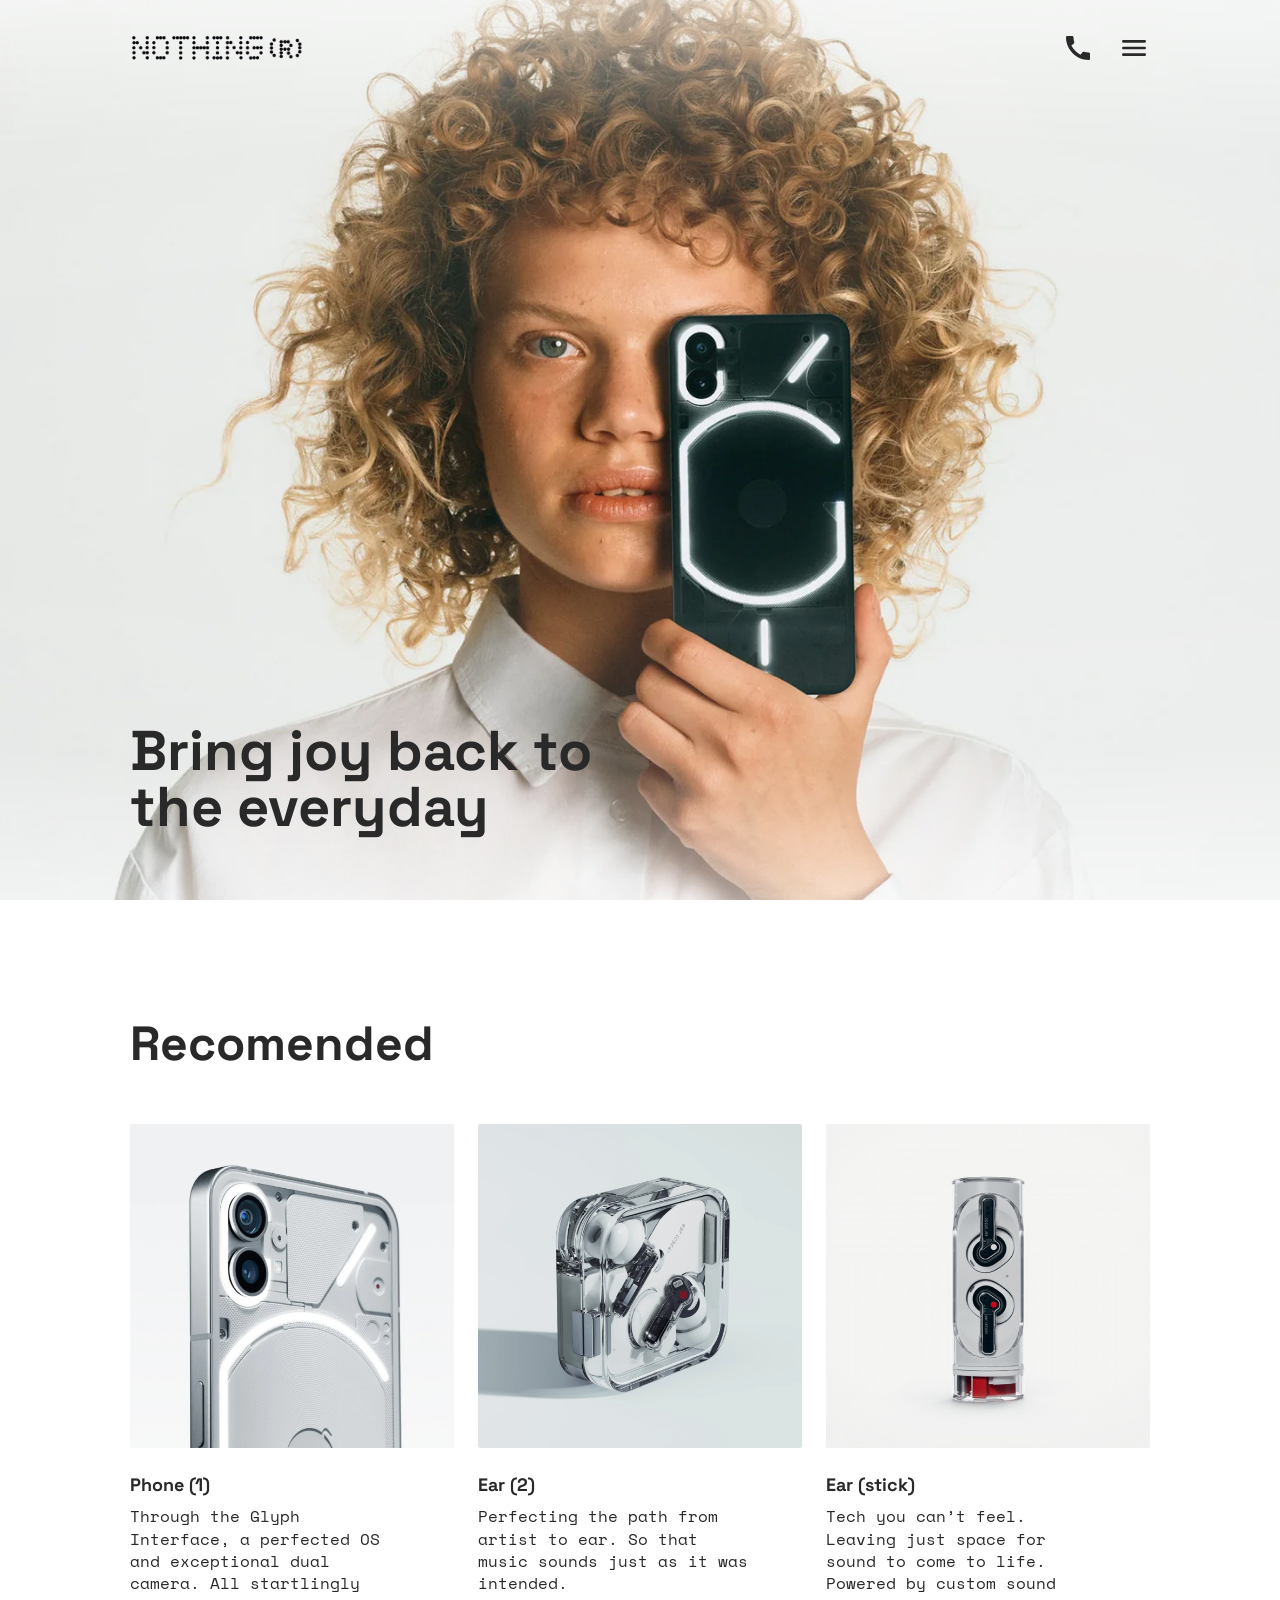
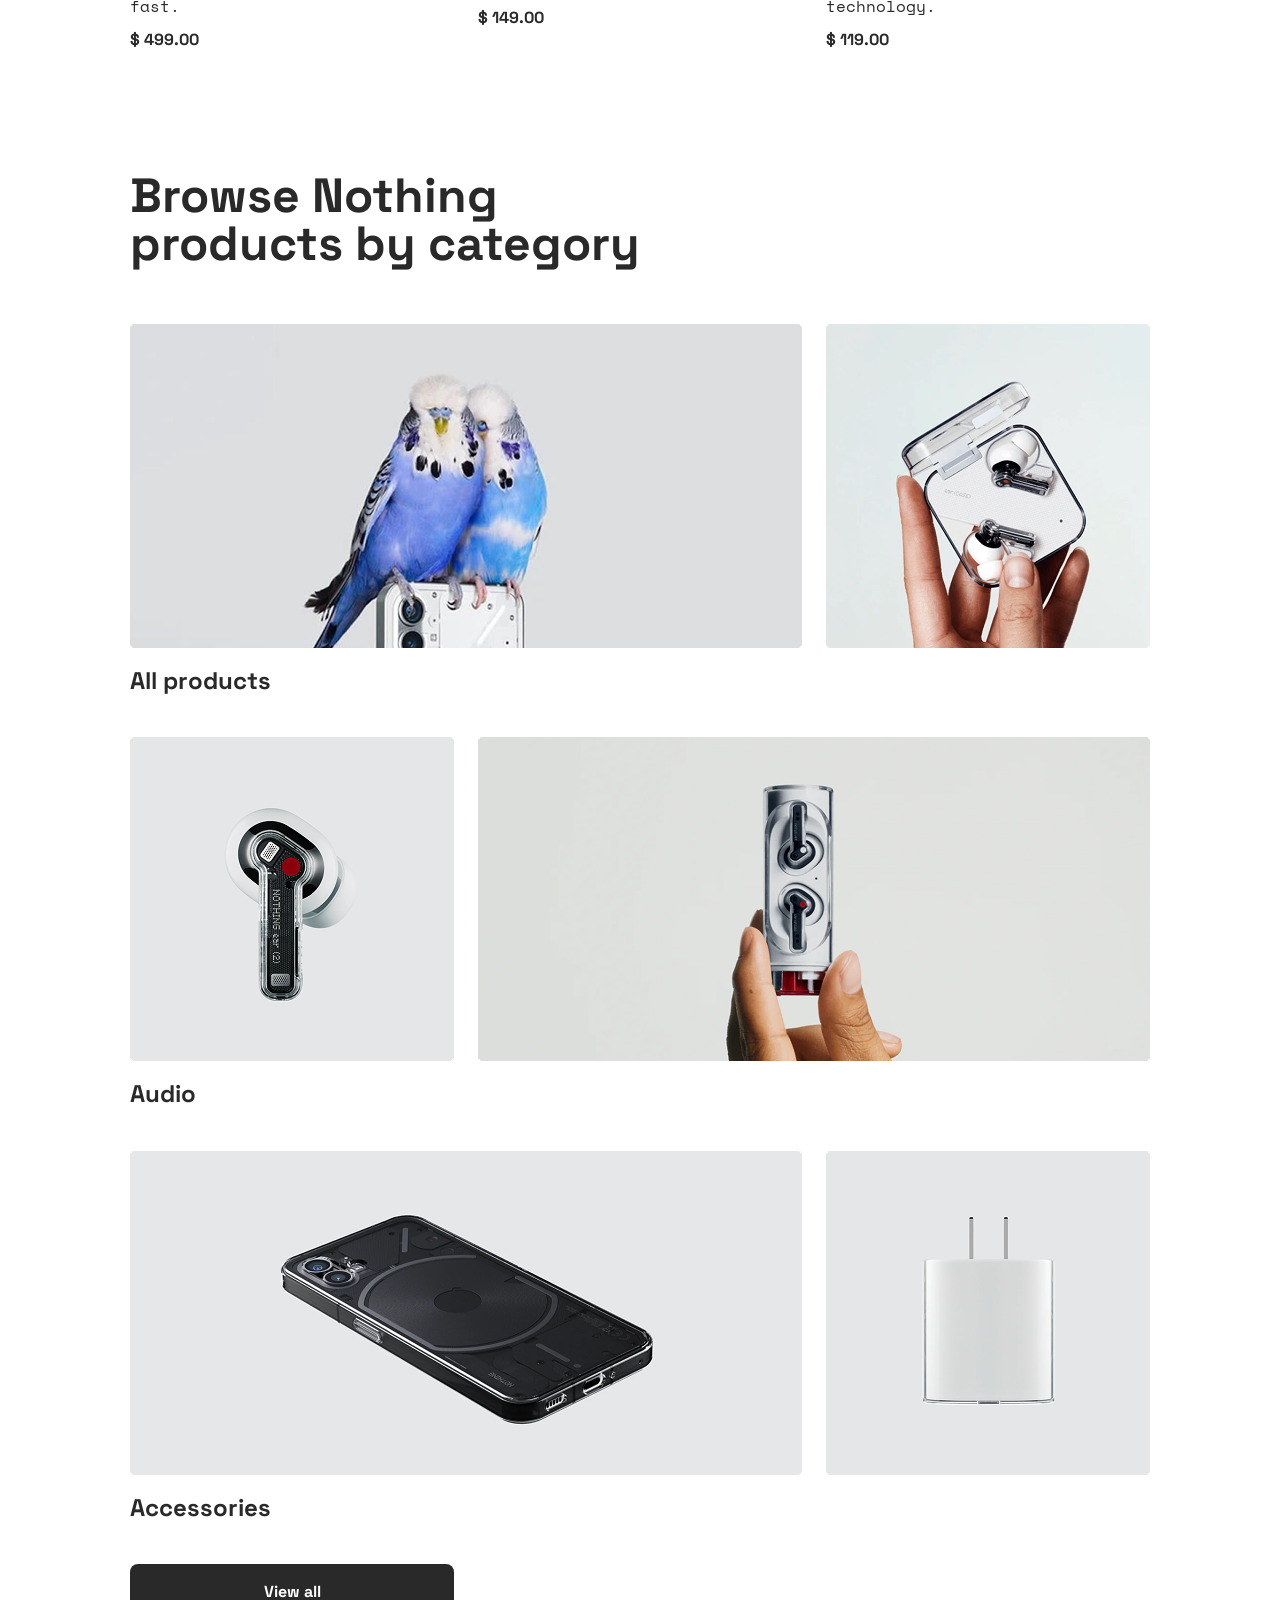
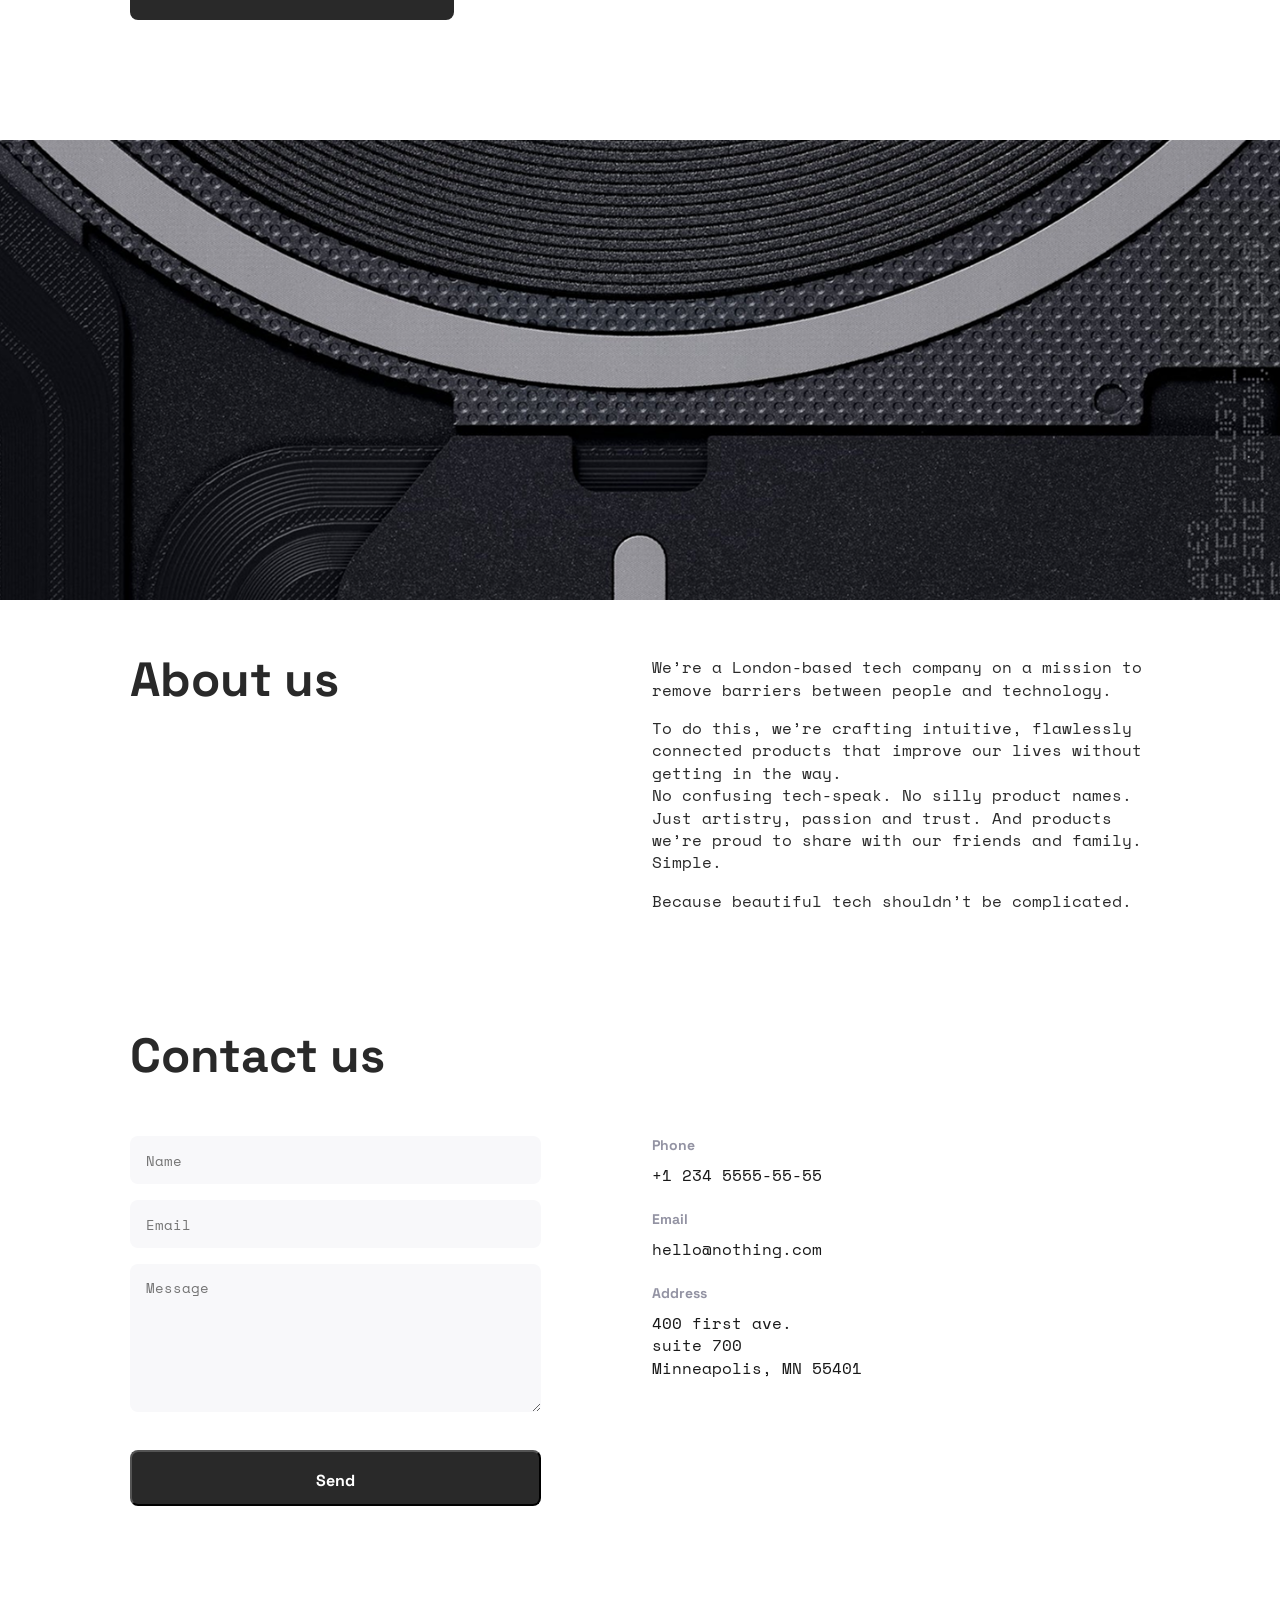
<file: index.html>
<!doctype html><html lang="en" class="page"><head><meta charset="utf-8"><meta name="viewport" content="width=device-width, initial-scale=1.0"><title>Nothing</title><link rel="icon" href="favicon-96x96.d799297f.png"><link rel="stylesheet" href="https://fonts.google.com/share?selection.family=Space+Grotesk:wght@300..700"><link rel="preconnect" href="https://fonts.googleapis.com"><link rel="preconnect" href="https://fonts.gstatic.com" crossorigin><link href="https://fonts.googleapis.com/css2?family=Space+Grotesk:wght@300..700&display=swap" rel="stylesheet"><link rel="preconnect" href="https://fonts.googleapis.com"><link rel="preconnect" href="https://fonts.gstatic.com" crossorigin><link href="https://fonts.googleapis.com/css2?family=Space+Mono&display=swap" rel="stylesheet"><link rel="stylesheet" href="index.3f58cb58.css"><script src="index.cabb280d.js" defer></script></head><body class="page__body" id="top">  <header class="header"> <div class="container"> <div class="header__content"> <div class="top-bar"> <a href="#top" class="top-bar__logo-link"> <img src="Logo.29346f97.svg" alt="Nothing Logo" class="top-bar__logo"> </a> <div class="top-bar__icons"> <a href="tel: +1 234 5555-55-55" class="icon icon--phone"></a> <a href="#menu" class="icon icon--menu"></a> </div> </div> <div class="header__bottom"> <h1 class="header__title">Bring joy back to the everyday</h1> </div> </div> </div> </header> <aside class="menu page__menu" id="menu"> <div class="container"> <div class="menu__top top-bar"> <a href="#top" class="top-bar__logo"> <img src="Logo.29346f97.svg" alt="Bose Logo"> </a> <a href="#" class="icon icon--close"></a> </div> <div class="menu__bottom"> <nav class="menu__nav nav"> <ul class="nav__list"> <li class="nav__item"> <a class="nav__link" href="#products">Products</a> </li> <li class="nav__item"> <a class="nav__link" href="#categories">Store</a> </li> <li class="nav__item"> <a class="nav__link" href="#about-us">Login</a> </li> <li class="nav__item"> <a class="nav__link" href="#contacts">Cart</a> </li> </ul> </nav> <a href="tel:+1 234 5555-55-55" class="menu__phone-number"> +1 234 5555-55-55 </a> <a href="tel:+1 234 5555-55-55" class="menu__call-to-order"> Call to order </a> </div> </div> </aside>  <main class="main"> <div class="container"> <div class="main__content"> <section class="recommended" id="products"> <h2 class="section-title section-title--align--left">Recomended</h2> <div class="recommended__products"> <article class="product recommended__product"> <a class="product__link" href="#"> <img src="phone.8e0405f8.png" alt="Phone" class="product__photo"> </a> <h3 class="product__title">Phone (1)</h3> <p class="product__description">Through the Glyph Interface, a perfected OS and exceptional dual camera. All startlingly fast.</p> <p class="product__price">$ 499.00</p> </article> <article class="product recommended__product"> <a class="product__link" href="#"> <img src="ear.10d2c2d1.png" alt="Ear" class="product__photo"> </a> <h3 class="product__title">Ear (2)</h3> <p class="product__description">Perfecting the path from artist to ear. So that music sounds just as it was intended.</p> <p class="product__price">$ 149.00</p> </article> <article class="product recommended__product"> <a class="product__link" href="#"> <img src="stick.55e1661e.png" alt="Ear stick" class="product__photo"> </a> <h3 class="product__title">Ear (stick)</h3> <p class="product__description">Tech you can’t feel. Leaving just space for sound to come to life. Powered by custom sound technology.</p> <p class="product__price">$ 119.00</p> </article> </div> </section> <section class="categories" id="categories"> <h2 class="section-title section-title--align--left">Browse Nothing products by category</h2> <div class="categories__wrapper"> <article class="category"> <div class="category__photos"> <a href="#" class="category__link category__link--wide"> <img class="category__photo" src="all-products%20-%20wide.d5033279.png" alt="All products"> </a> <a href="#" class="category__link category__link--square"> <img class="category__photo" src="all-products%20-%20square.bb4fe25d.png" alt="All products"> </a> </div> <h3 class="category__title">All products</h3> </article> <article class="category"> <div class="category__photos"> <a href="#" class="category__link category__link--square"> <img class="category__photo" src="audio%20-%20square.d5d9e296.png" alt="All products"> </a> <a href="#" class="category__link category__link--wide"> <img class="category__photo" src="audio%20-%20wide.0e07f9b7.png" alt="All products"> </a> </div> <h3 class="category__title">Audio</h3> </article> <article class="category"> <div class="category__photos"> <a href="#" class="category__link category__link--wide"> <img class="category__photo" src="accessories%20-%20wide.2f33c489.png" alt="All products"> </a> <a href="#" class="category__link category__link--square"> <img class="category__photo" src="accessories%20-%20square.d2c0438e.png" alt="All products"> </a> </div> <h3 class="category__title">Accessories</h3> </article> <div class="categories__button"> <a class="categories__link primary-button" href="#">View all</a> </div> </div> </section> </div> </div> <div class="divider"></div> <div class="container"> <div class="main__bottom"> <section class="about-us" id="about-us"> <div class="about-us__wrapper"> <h2 class="about-us__title section-title section-title--align--left">About us</h2> <div class="about-us__content"> <p class="about-us__text">We’re a London-based tech company on a mission to remove barriers between people and technology.</p> <p class="about-us__text">To do this, we’re crafting intuitive, flawlessly connected products that improve our lives without getting in the way. <br> No confusing tech-speak. No silly product names. Just artistry, passion and trust. And products we’re proud to share with our friends and family. Simple.</p> <p class="about-us__text">Because beautiful tech shouldn’t be complicated.</p> </div> </div> </section> <section class="contacts" id="contacts"> <h2 class="section-title section-title--align--left">Contact us</h2> <div class="contacts__content"> <form class="form" onsubmit="this.reset(); return false;"> <input class="form__input form__input--data" type="text" name="name" placeholder="Name" required minlength="2" pattern="[A-Za-zА-Яа-яЁё\s]{2,}" title="Ім'я повинно містити щонайменше 2 латинські літери і складатися лише з букв"> <input class="form__input form__input--data" type="email" name="email" placeholder="Email" required title="Введіть коректну email-адресу. Наприклад: alex.johnson@email.com"> <textarea class="form__input form__input--massage" name="message" placeholder="Message" minlength="10" title="Повідомлення повинно містити щонайменше 10 символів" required></textarea> <button type="submit" class="form__button primary-button">Send</button> </form> <div class="contacts__bottom"> <div class="contacts__block"> <h3 class="contacts__title">Phone</h3> <a href="tel:+1 234 5555-55-55" class="contacts__link"> +1 234 5555-55-55 </a> </div> <div class="contacts__block"> <h3 class="contacts__title">Email</h3> <a href="mailto:hello@nothing.com" class="contacts__link"> hello@nothing.com </a> </div> <div> <h3 class="contacts__title">Address</h3> <a href="https://maps.app.goo.gl/773dA99KEq4rEteD8" class="contacts__link" target="_blank"> 400 first ave. <br> suite 700 <br> Minneapolis, MN 55401 </a> </div> </div> </div> </section> </div> </div> </main> </body></html>
</file>
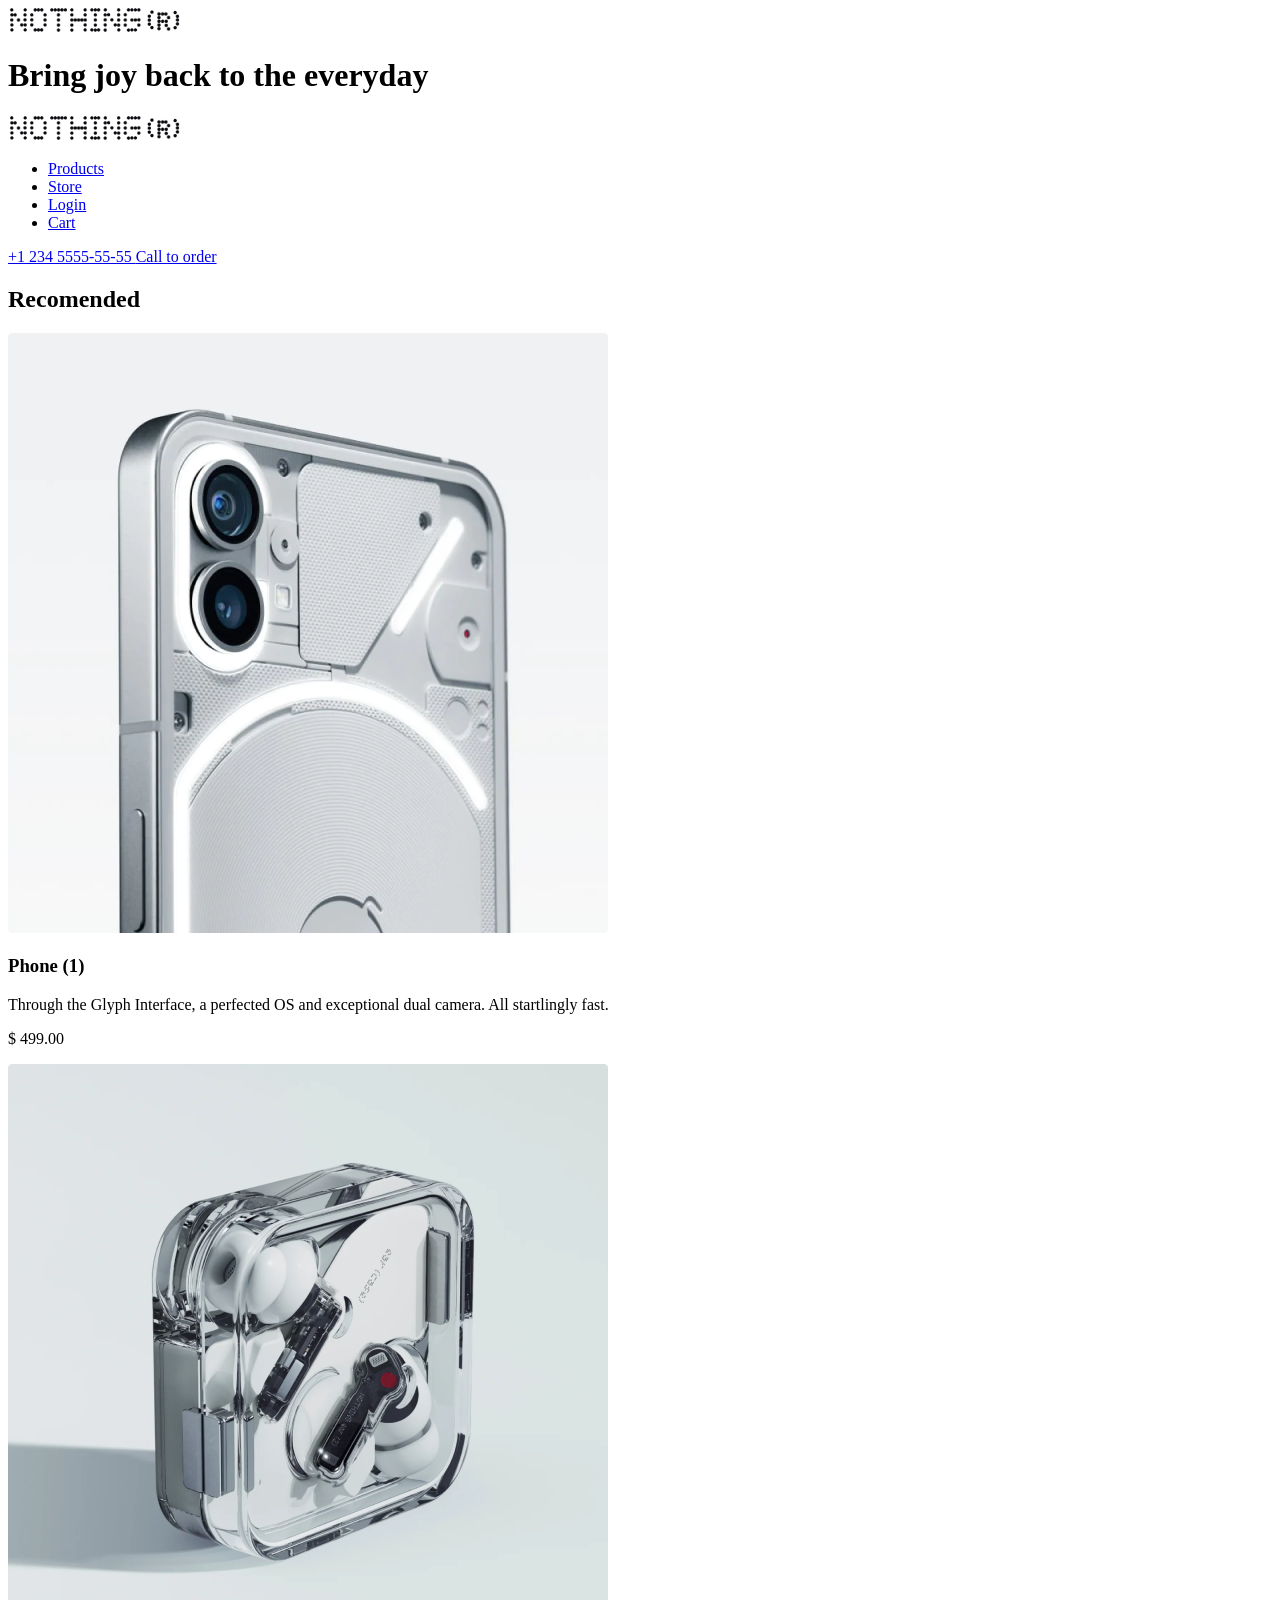
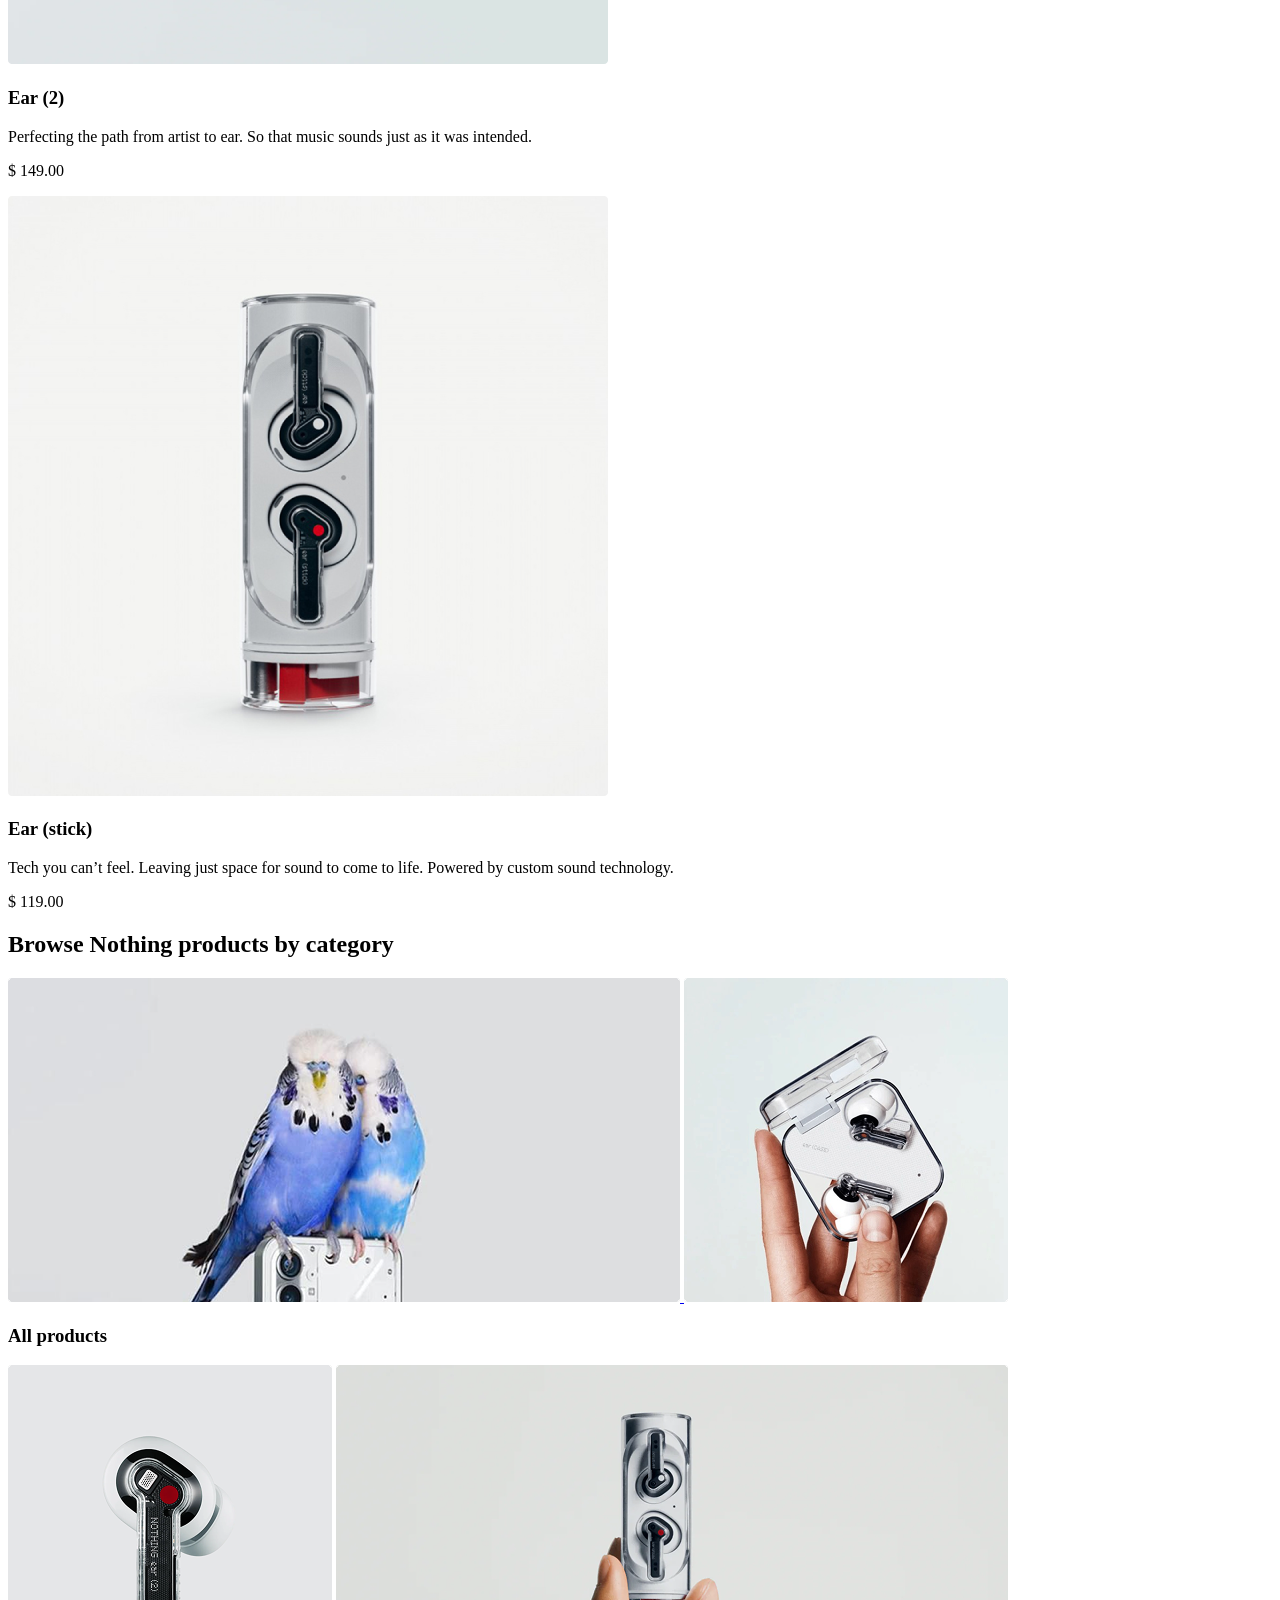
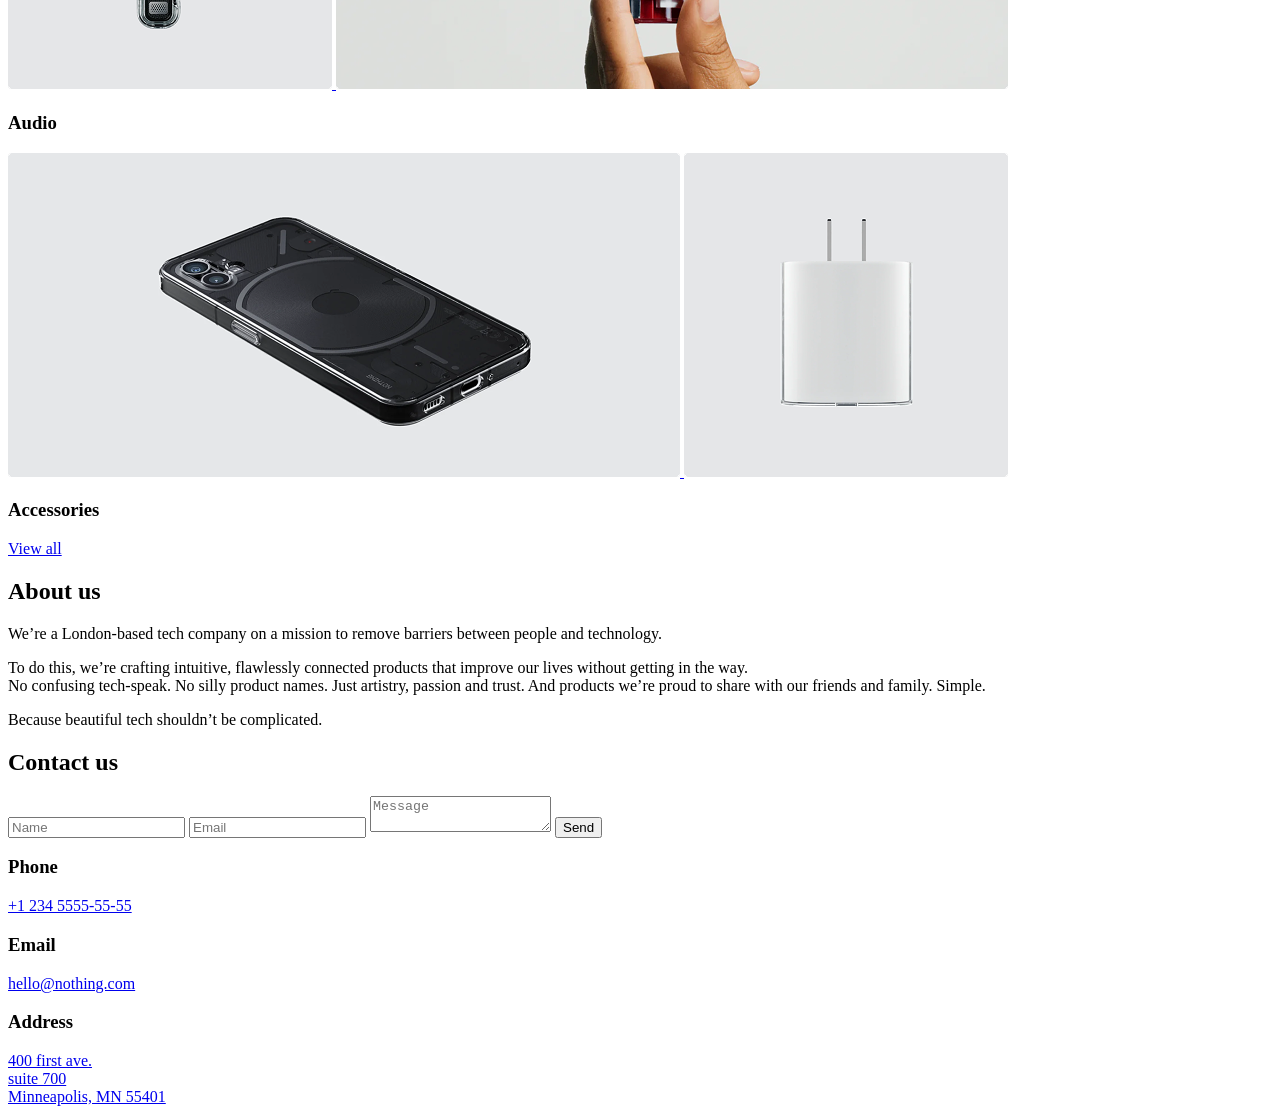
<file: src/index.html>
<!doctype html>
<html lang="en" class="page">
  <!-- #region head -->
  <head>
    <meta charset="UTF-8" />
    <meta
      name="viewport"
      content="width=device-width, initial-scale=1.0"
    />
    <title>Nothing</title>
    <link rel="icon" href="./images/icons/favicon-96x96.png">
    <link rel="stylesheet" href="https://fonts.google.com/share?selection.family=Space+Grotesk:wght@300..700">
    <link rel="preconnect" href="https://fonts.googleapis.com">
    <link rel="preconnect" href="https://fonts.gstatic.com" crossorigin>
    <link href="https://fonts.googleapis.com/css2?family=Space+Grotesk:wght@300..700&display=swap" rel="stylesheet">
    <link rel="preconnect" href="https://fonts.googleapis.com">
    <link rel="preconnect" href="https://fonts.gstatic.com" crossorigin>
    <link href="https://fonts.googleapis.com/css2?family=Space+Mono&display=swap" rel="stylesheet">
    <link
      rel="stylesheet"
      href="./styles/index.scss"
    />
    <script
      src="./scripts/main.js"
      defer
    ></script>
  </head>
  <!-- #endregion head -->
  <body class="page__body" id="top">
    <!--#region header + menu-->
    <header class="header">
      <div class="container">
        <div class="header__content">
          <div class="top-bar">
            <a href="#top" class="top-bar__logo-link">
              <img src="./images/Logo.svg" alt="Nothing Logo" class="top-bar__logo">
            </a>

            <div class="top-bar__icons">
              <a href="tel: +1 234 5555-55-55" class="icon icon--phone"></a>
              <a href="#menu" class="icon icon--menu"></a>
            </div>
          </div>

          <div class="header__bottom">
            <h1 class="header__title">Bring joy back to the everyday</h1>
          </div>
        </div>
      </div>
    </header>

    <aside class="page__menu menu" id="menu">
      <div class="container">
        <div class="top-bar menu__top">
          <a href="#top" class="top-bar__logo">
            <img src="./images/Logo.svg" alt="Bose Logo">
          </a>

          <a href="#" class="icon icon--close"></a>
        </div>

        <div class="menu__bottom">
          <nav class="nav menu__nav">
            <ul class="nav__list">
              <li class="nav__item">
                <a class="nav__link" href="#products">Products</a>
              </li>
              <li class="nav__item">
                <a class="nav__link" href="#categories">Store</a>
              </li>
              <li class="nav__item">
                <a class="nav__link" href="#about-us">Login</a>
              </li>
              <li class="nav__item">
                <a class="nav__link" href="#contacts">Cart</a>
              </li>
            </ul>
          </nav>

          <a href="tel:+1 234 5555-55-55" class="menu__phone-number">
            +1 234 5555-55-55
          </a>

          <a href="tel:+1 234 5555-55-55" class="menu__call-to-order">
            Call to order
          </a>
        </div>
      </div>

    </aside>
    <!--#endregion-->

    <main class="main">
      <div class="container">
        <div class="main__content">
          <section class="recommended" id="products">
            <h2 class="section-title section-title--align--left">Recomended</h2>

            <div class="recommended__products">
              <article class="product recommended__product">
                <a class="product__link" href="#">
                  <img src="./images/phone.png" alt="Phone" class="product__photo">
                </a>

                <h3 class="product__title">Phone (1)</h3>
                <p class="product__description">Through the Glyph Interface, a perfected OS and exceptional dual camera. All startlingly fast.</p>
                <p class="product__price">$ 499.00</p>
              </article>

              <article class="product recommended__product">
                <a class="product__link" href="#">
                  <img src="./images/ear.png" alt="Ear" class="product__photo">
                </a>
                <h3 class="product__title">Ear (2)</h3>
                <p class="product__description">Perfecting the path from artist to ear. So that music sounds just as it was intended.</p>
                <p class="product__price">$ 149.00</p>
              </article>

              <article class="product recommended__product">
                <a class="product__link" href="#">
                  <img src="./images/stick.png" alt="Ear stick" class="product__photo">
                </a>
                <h3 class="product__title">Ear (stick)</h3>
                <p class="product__description">Tech you can’t feel. Leaving just space for sound to come to life. Powered by custom sound technology.</p>
                <p class="product__price">$ 119.00</p>
              </article>
            </div>
          </section>

          <section class="categories" id="categories">
            <h2 class="section-title section-title--align--left">Browse Nothing products by category</h2>

            <div class="categories__wrapper">
              <article class="category">
                <div class="category__photos">
                  <a href="#" class="category__link category__link--wide">
                    <img
                      class="category__photo"
                      src="./images/all-products - wide.png"
                      alt="All products"
                    >
                  </a>

                  <a href="#" class="category__link category__link--square">
                    <img
                      class="category__photo"
                      src="./images/all-products - square.png"
                      alt="All products"
                    >
                  </a>
                </div>

                <h3 class="category__title">All products</h3>
              </article>

              <article class="category">
                <div class="category__photos">
                  <a href="#" class="category__link category__link--square">
                    <img
                      class="category__photo"
                      src="./images/audio - square.png"
                      alt="All products"
                    >
                  </a>

                  <a href="#" class="category__link category__link--wide">
                    <img
                      class="category__photo"
                      src="./images/audio - wide.png"
                      alt="All products"
                    >
                  </a>
                </div>

                <h3 class="category__title">Audio</h3>
              </article>

              <article class="category">
                <div class="category__photos">
                  <a href="#" class="category__link category__link--wide">
                    <img
                      class="category__photo"
                      src="./images/accessories - wide.png"
                      alt="All products"
                    >
                  </a>

                  <a href="#" class="category__link category__link--square">
                    <img
                      class="category__photo"
                      src="./images/accessories - square.png"
                      alt="All products"
                    >
                  </a>
                </div>

                <h3 class="category__title">Accessories</h3>
              </article>

              <div class="categories__button">
                <a class="primary-button categories__link" href="#">View all</a>
              </div>
            </div>
          </section>
        </div>
      </div>
      <div class="divider"></div>
      <div class="container">
        <div class="main__bottom">
          <section class="about-us" id="about-us">
            <div class="about-us__wrapper">
              <h2 class="
                about-us__title
                section-title
                section-title--align--left">About us</h2>

              <div class="about-us__content">
                <p class="about-us__text">We’re a London-based tech company on a mission to remove barriers between people and technology.</p>
                <p class="about-us__text">To do this, we’re crafting intuitive, flawlessly connected products that improve our lives without getting in the way.
                  <br>
                  No confusing tech-speak. No silly product names. Just artistry, passion and trust. And products we’re proud to share with our friends and family. Simple.</p>
                <p class="about-us__text">Because beautiful tech shouldn’t be complicated.</p>
              </div>
            </div>
          </section>

          <section class="contacts" id="contacts">
            <h2 class="section-title section-title--align--left">Contact us</h2>

            <div class="contacts__content">
            <form class="form" onsubmit="this.reset(); return false;">
              <input
                class="form__input form__input--data"
                type="text"
                name="name"
                placeholder="Name"
                required
                minlength="2"
                pattern="[A-Za-zА-Яа-яЁё\s]{2,}"
                title="Ім'я повинно містити щонайменше 2 латинські літери і складатися лише з букв"
              >

              <input
                class="form__input form__input--data"
                type="email"
                name="email"
                placeholder="Email"
                required
                title="Введіть коректну email-адресу. Наприклад: alex.johnson@email.com"
              >

              <textarea
                class="form__input form__input--massage"
                name="message"
                placeholder="Message"
                minlength="10"
                title="Повідомлення повинно містити щонайменше 10 символів"
                required
              ></textarea>


              <button type="submit" class="form__button primary-button">Send</button>


            </form>

            <div class="contacts__bottom">
              <div class="contacts__block">
                <h3 class="contacts__title">Phone</h3>
                <a href="tel:+1 234 5555-55-55" class="contacts__link">
                  +1 234 5555-55-55
                </a>
              </div>
              <div class="contacts__block">
                <h3 class="contacts__title">Email</h3>
                <a href="mailto:hello@nothing.com" class="contacts__link">
                  hello@nothing.com
                </a>
              </div>
              <div>
                <h3 class="contacts__title">Address</h3>

                <a
                  href="https://maps.app.goo.gl/773dA99KEq4rEteD8"
                  class="contacts__link"
                  target="_blank">
                  400 first ave.
                  <br>
                  suite 700
                  <br>
                  Minneapolis, MN 55401
                </a>
              </div>
            </div>
            </div>
          </section>
        </div>
      </div>
    </main>
  </body>
</html>
</file>
<file: index.3f58cb58.css>
.container{padding-left:20px;padding-right:20px}@media (min-width:744px){.container{padding-left:72px;padding-right:72px}}@media (min-width:1024px){.container{max-width:1020px;margin-left:auto;margin-right:auto;padding-left:120px;padding-right:120px}}.page{color:#292929;scroll-behavior:smooth;font-family:Space Mono,monospace;font-size:16px;line-height:140%}.page__body{min-width:320px;margin:0}.page__menu{opacity:0;pointer-events:none;transition:all .3s;position:fixed;top:0;left:0;right:0;transform:translate(-100%)}.page__menu:target{opacity:1;pointer-events:all;transform:translate(0)}.page:has(.page__menu:target){overflow:hidden}.header{background-image:url(header-bg.1f4c4f9a.png);background-position:50%;background-size:cover}.header__content{-ms-flex-direction:column;flex-direction:column;-ms-flex-pack:justify;justify-content:space-between;height:100vh;display:-ms-flexbox;display:flex}.header__title{margin:0;font-family:Space Grotesk,sans-serif;font-size:36px;font-weight:700;line-height:100%}@media (min-width:744px){.header__title{max-width:392px;font-size:48px}}@media (min-width:1024px){.header__title{max-width:498px;font-size:56px}}.header__bottom{padding-bottom:40px}@media (min-width:744px){.header__bottom{padding-bottom:65px}}.top-bar{-ms-flex-pack:justify;justify-content:space-between;-ms-flex-align:center;align-items:center;padding-top:24px;padding-bottom:24px;display:-ms-flexbox;display:flex}@media (min-width:744px){.top-bar{padding-top:32px;padding-bottom:32px}}.top-bar__icons{gap:24px;display:-ms-flexbox;display:flex}.top-bar__logo-link{display:-ms-flexbox;display:flex}.top-bar__logo{height:16px;transition:transform .3s}.top-bar__logo:hover{transform:scale(1.2)}@media (min-width:744px){.top-bar__logo{height:24px}}.icon{background-position:50%;background-repeat:no-repeat;background-size:cover;width:24px;height:24px;transition:transform .3s;display:block}.icon:hover{transform:scale(1.2)}@media (min-width:744px){.icon{width:32px;height:32px}}.icon--phone{background-image:url(icon-phone.657af3f4.svg);position:relative}.icon--phone:hover:before{content:"+1 234 555-55-55";opacity:0;pointer-events:none;white-space:nowrap;letter-spacing:2px;text-align:right;color:#292929;-ms-flex-align:center;align-items:center;font-family:Inter,sans-serif;font-size:12px;font-weight:700;line-height:16px;transition:opacity .3s;position:absolute;top:8px;right:40px}@media (min-width:1024px){.icon--phone:hover:before{opacity:1}}.icon--menu{background-image:url(icon-menu.bd10eb8f.svg)}.icon--menu:hover{background-image:url(icon-menu-hover.9d6e516e.svg)}.icon--close{background-image:url(icon-close.31bb77d6.svg)}.menu{box-sizing:border-box;letter-spacing:2px;text-transform:uppercase;background-color:#e5e6e8;height:100vh;font-family:Space Grotesk,sans-serif;font-size:22px;font-weight:700;line-height:22px;overflow:auto}.menu__top{z-index:1;background-color:#e5e5e5;margin-bottom:32px;position:sticky;top:0}@media (min-width:744px){.menu__top{margin-bottom:0}}.menu__nav{margin-bottom:48px}.menu__phone-number{color:inherit;letter-spacing:2px;text-transform:uppercase;margin-bottom:16px;font-family:Space Grotesk,sans-serif;font-size:16px;font-weight:700;line-height:140%;text-decoration:none;display:block}.menu__phone-number:hover{color:#9393a3}.menu__call-to-order{color:inherit;letter-spacing:2px;text-transform:uppercase;border-bottom:1px solid #292929;width:fit-content;padding-bottom:4px;font-family:Space Grotesk,sans-serif;font-size:16px;font-weight:700;line-height:140%;text-decoration:none;display:block}.nav__list{-ms-flex-direction:column;flex-direction:column;gap:32px;margin:0;padding:0;list-style:none;display:-ms-flexbox;display:flex}.nav__link{color:inherit;letter-spacing:2px;font-family:Space Grotesk,sans-serif;font-size:22px;font-weight:700;line-height:22px;text-decoration:none;position:relative}.nav__link:after{content:"";transform-origin:0;background-color:#292929;width:100%;height:1px;transition:transform .3s;display:block;position:absolute;bottom:-8px;transform:scale(0)}.nav__link:hover:after{transform:scale(1)}.section-title{text-align:center;margin:0 0 48px;font-family:Space Grotesk,sans-serif;font-size:32px;font-weight:700;line-height:100%}@media (min-width:744px){.section-title{max-width:496px;margin-bottom:56px;font-size:40px}}@media (min-width:1024px){.section-title{max-width:585px;font-size:48px}}.section-title--align--left{text-align:left}.main{background-color:#fff}.main__content{row-gap:96px;padding-top:64px;padding-bottom:96px;display:grid}@media (min-width:744px){.main__content{row-gap:120px;padding-top:120px;padding-bottom:120px}}.main__bottom{row-gap:104px;padding-top:48px;padding-bottom:64px;display:grid}@media (min-width:744px){.main__bottom{row-gap:120px;padding-top:56px;padding-bottom:120px}}@media (min-width:1024px){.main__bottom{padding-top:56px;padding-bottom:120px}}.product__photo{width:100%;height:auto;transition:all .3s;display:block}.product__photo:hover{transform:scale(1.1)}.product__link{margin-bottom:24px;display:block;overflow:hidden}.product__title{margin:0 0 8px;font-family:Space Grotesk,sans-serif;font-size:18px;font-weight:700;line-height:140%}.product__description{max-width:85%;margin:0 0 12px}.product__price{margin:0;font-family:Space Grotesk,sans-serif;font-weight:700}.recommended__products{--columns:2;grid-template-columns:repeat(var(--columns),1fr);gap:40px 20px;display:grid}@media (min-width:744px){.recommended__products{--columns:6;column-gap:24px}}@media (min-width:1024px){.recommended__products{--columns:12}}.recommended__product{grid-column:1/-1}@media (min-width:744px){.recommended__product{grid-column:1/-1}}@media (min-width:1024px){.recommended__product{grid-column:span 4}}.about-us__wrapper{--columns:2;grid-template-columns:repeat(var(--columns),1fr);column-gap:20px;display:grid}@media (min-width:744px){.about-us__wrapper{--columns:6;column-gap:24px}}@media (min-width:1024px){.about-us__wrapper{--columns:12}}.about-us__title{grid-column:1/-1;margin-bottom:24px}@media (min-width:744px){.about-us__title{grid-column:1/4;margin-bottom:0}}@media (min-width:1024px){.about-us__title{grid-column:span 6;margin-bottom:0}}.about-us__content{grid-column:1/-1}@media (min-width:744px){.about-us__content{grid-column:4/7}}@media (min-width:1024px){.about-us__content{grid-column:span 6}}.about-us__text{margin-top:0}.about-us__text:last-child{margin-bottom:0}.categories__wrapper{row-gap:40px;display:grid}@media (min-width:744px){.categories{row-gap:56px}}.categories__button{--columns:2;grid-template-columns:repeat(var(--columns),1fr);column-gap:20px;display:grid}@media (min-width:744px){.categories__button{--columns:6;column-gap:24px}}@media (min-width:1024px){.categories__button{--columns:12}}.categories__link{grid-column:1/-1}@media (min-width:1024px){.categories__link{grid-column:1/5}}.category__photos{--columns:2;grid-template-columns:repeat(var(--columns),1fr);column-gap:20px;margin-bottom:16px;display:grid}@media (min-width:744px){.category__photos{--columns:6;column-gap:24px}}@media (min-width:1024px){.category__photos{--columns:12}}.category__link{position:relative;overflow:hidden}@media (min-width:744px){.category__link--wide{grid-column:span 4}}@media (min-width:1024px){.category__link--wide{grid-column:span 8}}.category__link--square{height:0;padding-bottom:100%}@media (min-width:744px){.category__link--square{grid-column:span 2}}@media (min-width:1024px){.category__link--square{grid-column:span 4}}.category__photo{object-fit:cover;width:100%;height:100%;transition:transform .3s ease-in-out;position:absolute}.category__photo:hover{transform:scale(1.2)}.category__title{margin:0;font-family:Space Grotesk,sans-serif;font-size:24px;font-weight:700;line-height:140%}.divider{background:url(backgrond-about-us.da590a2f.png) 50%/cover no-repeat;max-width:100vw;height:200px;display:block}@media (min-width:744px){.divider{height:400px}}@media (min-width:1260px){.divider{height:460px}}.contacts__content{--columns:2;grid-template-columns:repeat(var(--columns),1fr);gap:48px 20px;display:grid}@media (min-width:744px){.contacts__content{--columns:6;column-gap:24px}}@media (min-width:1024px){.contacts__content{--columns:12}}.contacts__bottom{grid-column:1/-1}@media (min-width:744px){.contacts__bottom{grid-column:1/5;row-gap:80px}}@media (min-width:1024px){.contacts__bottom{grid-column:7/-1}}.contacts__title{color:#9393a3;margin:0 0 8px;font-family:Space Grotesk,sans-serif;font-size:14px;line-height:140%}.contacts__link{color:#191919;text-decoration:none}.contacts__link:hover{color:#9393a3}.contacts__block{margin-bottom:24px}.form{grid-column:1/-1}@media (min-width:1024px){.form{grid-column:1/6}}.form__button{grid-column:1/6;width:100%}.form__input{box-sizing:border-box;color:#7e7e83;background-color:#f8f8fa;border:none;border-radius:8px;width:100%;margin:0 0 16px;padding:14px 16px;font-family:Space Mono,sans-serif;font-size:14px;line-height:140%}.form__input--massage{resize:vertical;box-sizing:border-box;max-width:100%;height:148px;margin-bottom:32px;overflow-x:hidden}.form__input--data{height:48px}.form__input:active,.form__input:focus{color:#292929;border:1px solid #292929}.form__input:hover{color:#292929;border:1px solid #d5d7de}.primary-button{box-sizing:border-box;text-align:center;color:#fff;background-color:#292929;border-radius:8px;height:56px;font-family:Space Grotesk,sans-serif;font-size:16px;font-weight:700;line-height:56px;text-decoration:none}.primary-button:hover{color:#292929;background-color:#f8f8fa;border:2px solid #f0f1f4}.primary-button:active{color:#fff;background-color:#111}
/*# sourceMappingURL=index.3f58cb58.css.map */
</file>
